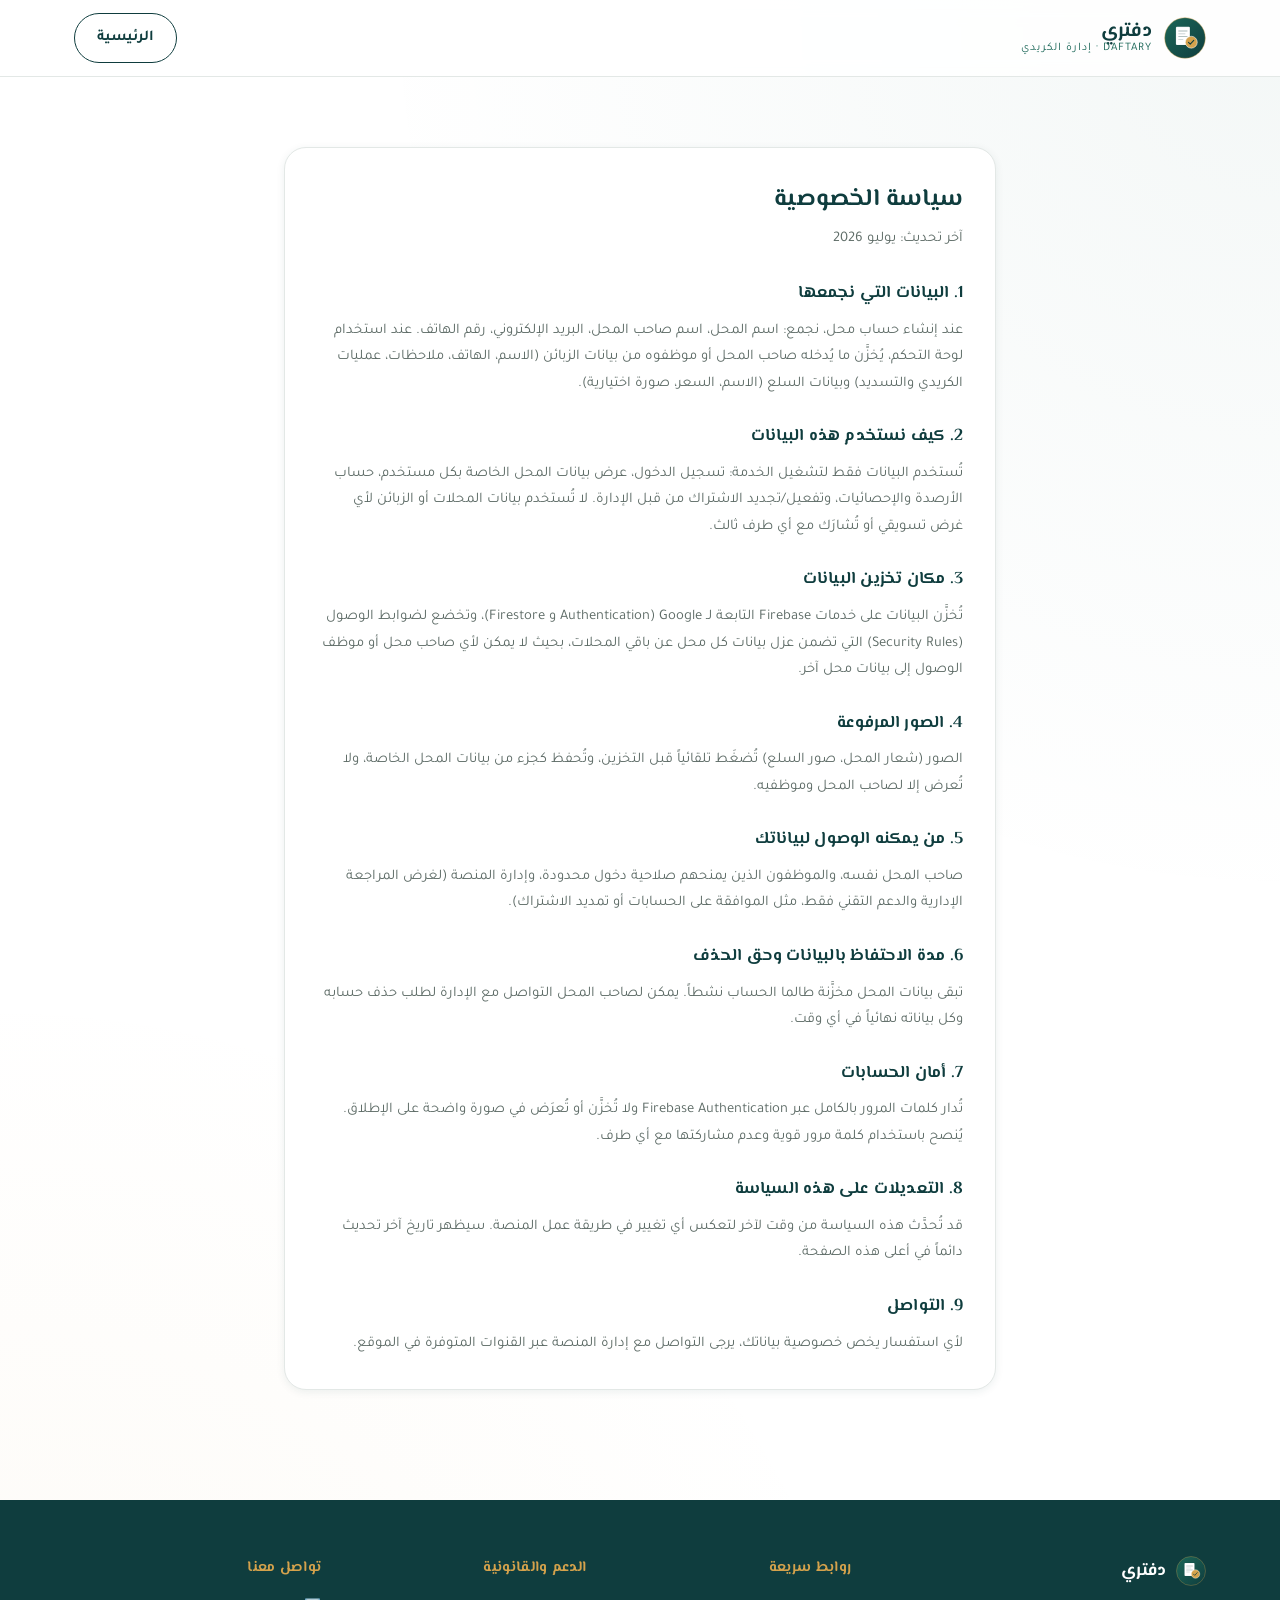
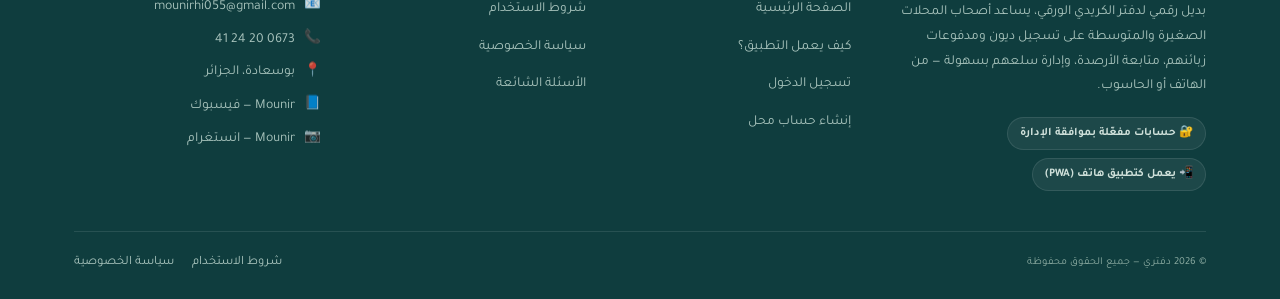
<file: privacy.html>
<!DOCTYPE html>
<html lang="ar" dir="rtl">
<head>
<meta charset="UTF-8">
<meta name="viewport" content="width=device-width, initial-scale=1.0, viewport-fit=cover">
<title>سياسة الخصوصية — دفتري</title>
<link rel="manifest" href="manifest.json">
<meta name="theme-color" content="#0F3D3E">
<link rel="apple-touch-icon" href="icons/icon-180.png">
<link rel="icon" href="icons/favicon-32.png">
<link rel="stylesheet" href="css/style.css">
</head>
<body>

<header class="site-header">
  <div class="container">
    <a href="index.html" class="brand">
      <img src="icons/logo.svg" alt="شعار دفتري">
      <div class="brand-text">
        <strong>دفتري</strong>
        <span>DAFTARY · إدارة الكريدي</span>
      </div>
    </a>
    <div class="nav-actions">
      <a href="index.html" class="btn btn-ghost">الرئيسية</a>
    </div>
  </div>
</header>

<section class="section">
  <div class="container" style="max-width:760px;">
    <div class="card card-pad legal-doc">
      <h1 style="margin-bottom:6px;">سياسة الخصوصية</h1>
      <p class="hint" style="margin-bottom:28px;">آخر تحديث: يوليو 2026</p>

      <h3>1. البيانات التي نجمعها</h3>
      <p>عند إنشاء حساب محل، نجمع: اسم المحل، اسم صاحب المحل، البريد الإلكتروني، رقم الهاتف. عند استخدام لوحة التحكم، يُخزَّن ما يُدخله صاحب المحل أو موظفوه من بيانات الزبائن (الاسم، الهاتف، ملاحظات، عمليات الكريدي والتسديد) وبيانات السلع (الاسم، السعر، صورة اختيارية).</p>

      <h3>2. كيف نستخدم هذه البيانات</h3>
      <p>تُستخدم البيانات فقط لتشغيل الخدمة: تسجيل الدخول، عرض بيانات المحل الخاصة بكل مستخدم، حساب الأرصدة والإحصائيات، وتفعيل/تجديد الاشتراك من قبل الإدارة. لا تُستخدم بيانات المحلات أو الزبائن لأي غرض تسويقي أو تُشارَك مع أي طرف ثالث.</p>

      <h3>3. مكان تخزين البيانات</h3>
      <p>تُخزَّن البيانات على خدمات Firebase التابعة لـ Google (Authentication و Firestore)، وتخضع لضوابط الوصول (Security Rules) التي تضمن عزل بيانات كل محل عن باقي المحلات، بحيث لا يمكن لأي صاحب محل أو موظف الوصول إلى بيانات محل آخر.</p>

      <h3>4. الصور المرفوعة</h3>
      <p>الصور (شعار المحل، صور السلع) تُضغَط تلقائياً قبل التخزين، وتُحفظ كجزء من بيانات المحل الخاصة، ولا تُعرض إلا لصاحب المحل وموظفيه.</p>

      <h3>5. من يمكنه الوصول لبياناتك</h3>
      <p>صاحب المحل نفسه، والموظفون الذين يمنحهم صلاحية دخول محدودة، وإدارة المنصة (لغرض المراجعة الإدارية والدعم التقني فقط، مثل الموافقة على الحسابات أو تمديد الاشتراك).</p>

      <h3>6. مدة الاحتفاظ بالبيانات وحق الحذف</h3>
      <p>تبقى بيانات المحل مخزَّنة طالما الحساب نشطاً. يمكن لصاحب المحل التواصل مع الإدارة لطلب حذف حسابه وكل بياناته نهائياً في أي وقت.</p>

      <h3>7. أمان الحسابات</h3>
      <p>تُدار كلمات المرور بالكامل عبر Firebase Authentication ولا تُخزَّن أو تُعرَض في صورة واضحة على الإطلاق. يُنصح باستخدام كلمة مرور قوية وعدم مشاركتها مع أي طرف.</p>

      <h3>8. التعديلات على هذه السياسة</h3>
      <p>قد تُحدَّث هذه السياسة من وقت لآخر لتعكس أي تغيير في طريقة عمل المنصة. سيظهر تاريخ آخر تحديث دائماً في أعلى هذه الصفحة.</p>

      <h3>9. التواصل</h3>
      <p>لأي استفسار يخص خصوصية بياناتك، يرجى التواصل مع إدارة المنصة عبر القنوات المتوفرة في الموقع.</p>
    </div>
  </div>
</section>

<footer class="site-footer">
  <div class="container">
    <div class="footer-grid">
      <div class="footer-about">
        <div class="foot-brand"><img src="icons/logo.svg" width="30" height="30" alt=""> دفتري</div>
        <p>بديل رقمي لدفتر الكريدي الورقي، يساعد أصحاب المحلات الصغيرة والمتوسطة على تسجيل ديون ومدفوعات زبائنهم، متابعة الأرصدة، وإدارة سلعهم بسهولة — من الهاتف أو الحاسوب.</p>
        <div class="footer-badges">
          <span>🔐 حسابات مفعّلة بموافقة الإدارة</span>
          <span>📲 يعمل كتطبيق هاتف (PWA)</span>
        </div>
      </div>
      <div class="footer-col">
        <h4>روابط سريعة</h4>
        <ul>
          <li><a href="index.html">الصفحة الرئيسية</a></li>
          <li><a href="index.html#how">كيف يعمل التطبيق؟</a></li>
          <li><a href="index.html#login">تسجيل الدخول</a></li>
          <li><a href="register.html">إنشاء حساب محل</a></li>
        </ul>
      </div>
      <div class="footer-col">
        <h4>الدعم والقانونية</h4>
        <ul>
          <li><a href="terms.html">شروط الاستخدام</a></li>
          <li><a href="privacy.html">سياسة الخصوصية</a></li>
          <li><a href="index.html#how">الأسئلة الشائعة</a></li>
        </ul>
      </div>
      <div class="footer-col">
        <h4>تواصل معنا</h4>
        <ul>
          <li class="contact-item"><span>📧</span><a href="mailto:mounirhi055@gmail.com">mounirhi055@gmail.com</a></li>
          <li class="contact-item"><span>📞</span><a href="tel:+213673202441">0673 20 24 41</a></li>
          <li class="contact-item"><span>📍</span><span>بوسعادة، الجزائر</span></li>
          <li class="contact-item"><span>📘</span><a href="https://facebook.com/Mounir" target="_blank" rel="noopener">Mounir — فيسبوك</a></li>
          <li class="contact-item"><span>📷</span><a href="https://instagram.com/Mounir" target="_blank" rel="noopener">Mounir — انستغرام</a></li>
        </ul>
      </div>
    </div>
    <div class="footer-bottom">
      <small>© 2026 دفتري — جميع الحقوق محفوظة</small>
      <div class="foot-legal-links">
        <a href="terms.html">شروط الاستخدام</a>
        <a href="privacy.html">سياسة الخصوصية</a>
      </div>
    </div>
  </div>
</footer>

</body>
</html>
</file>
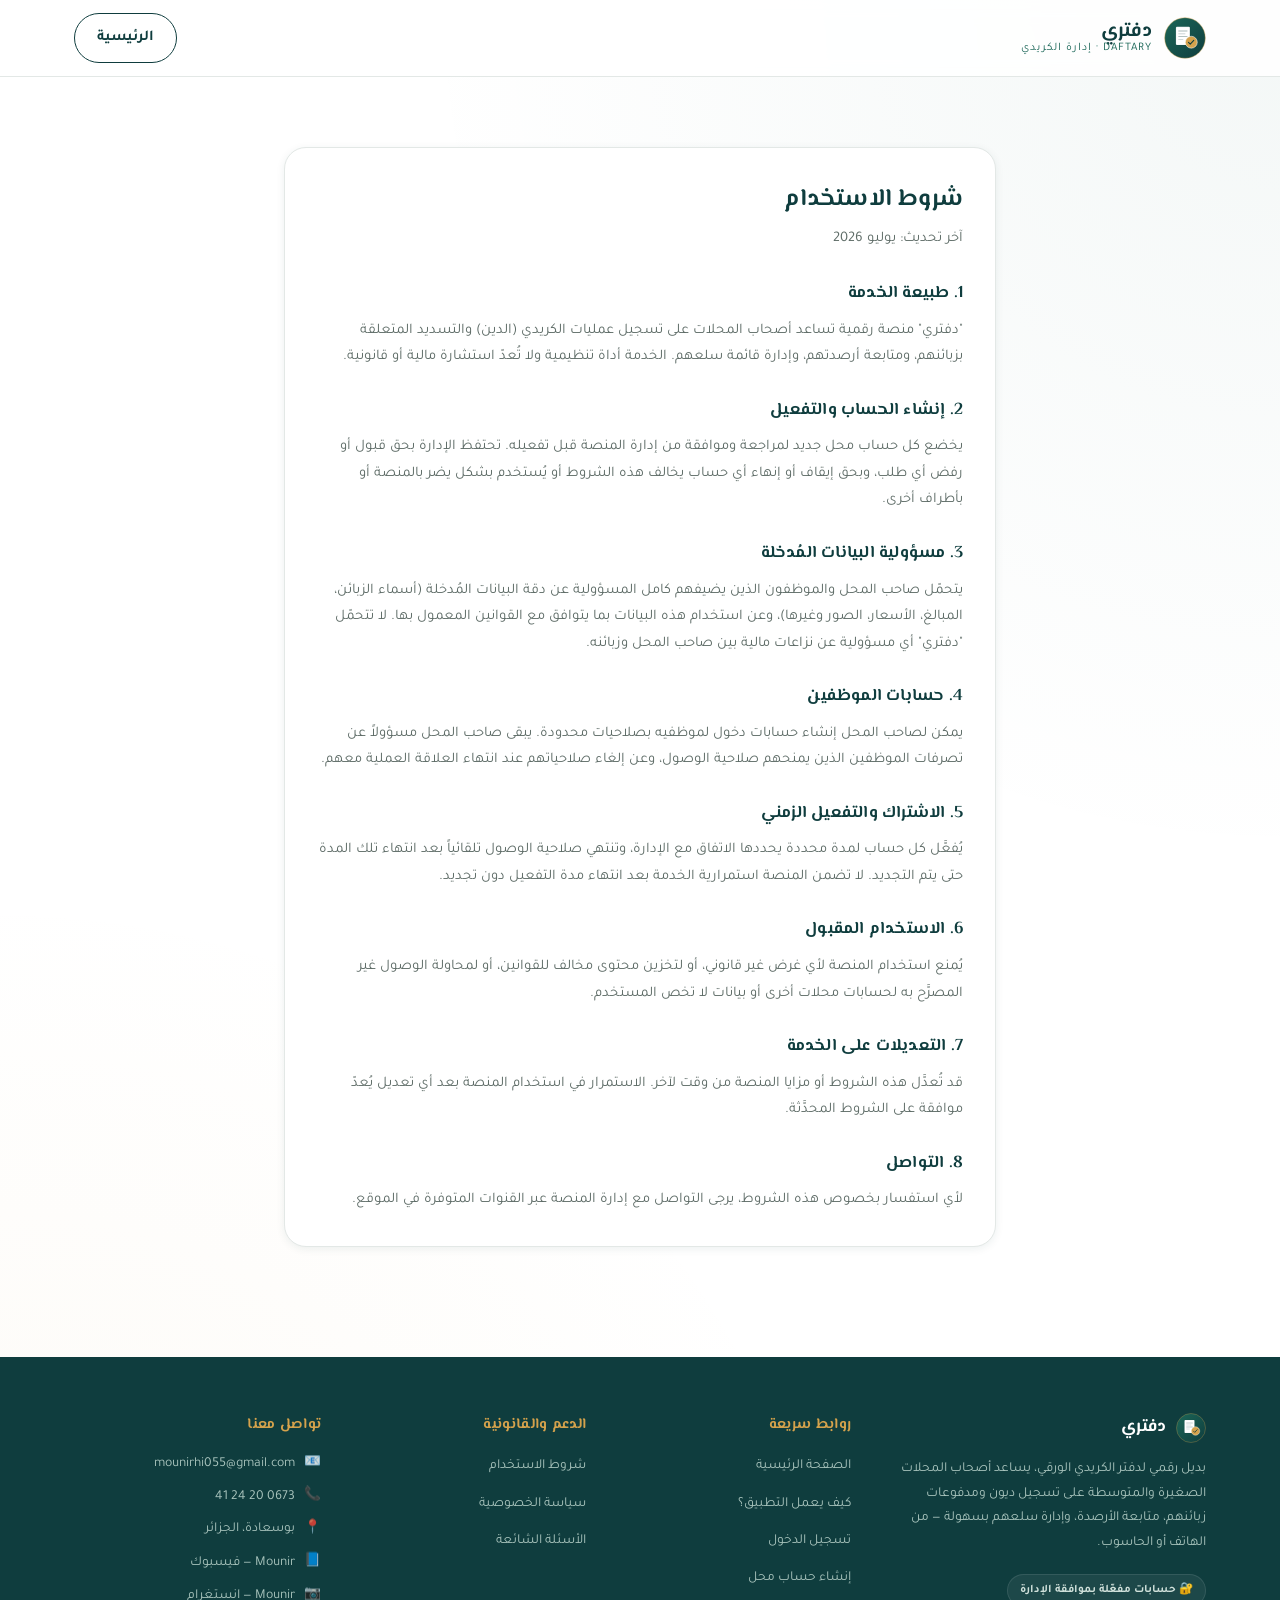
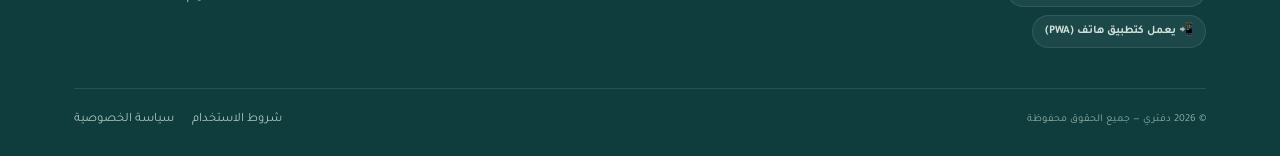
<file: terms.html>
<!DOCTYPE html>
<html lang="ar" dir="rtl">
<head>
<meta charset="UTF-8">
<meta name="viewport" content="width=device-width, initial-scale=1.0, viewport-fit=cover">
<title>شروط الاستخدام — دفتري</title>
<link rel="manifest" href="manifest.json">
<meta name="theme-color" content="#0F3D3E">
<link rel="apple-touch-icon" href="icons/icon-180.png">
<link rel="icon" href="icons/favicon-32.png">
<link rel="stylesheet" href="css/style.css">
</head>
<body>

<header class="site-header">
  <div class="container">
    <a href="index.html" class="brand">
      <img src="icons/logo.svg" alt="شعار دفتري">
      <div class="brand-text">
        <strong>دفتري</strong>
        <span>DAFTARY · إدارة الكريدي</span>
      </div>
    </a>
    <div class="nav-actions">
      <a href="index.html" class="btn btn-ghost">الرئيسية</a>
    </div>
  </div>
</header>

<section class="section">
  <div class="container" style="max-width:760px;">
    <div class="card card-pad legal-doc">
      <h1 style="margin-bottom:6px;">شروط الاستخدام</h1>
      <p class="hint" style="margin-bottom:28px;">آخر تحديث: يوليو 2026</p>

      <h3>1. طبيعة الخدمة</h3>
      <p>"دفتري" منصة رقمية تساعد أصحاب المحلات على تسجيل عمليات الكريدي (الدين) والتسديد المتعلقة بزبائنهم، ومتابعة أرصدتهم، وإدارة قائمة سلعهم. الخدمة أداة تنظيمية ولا تُعدّ استشارة مالية أو قانونية.</p>

      <h3>2. إنشاء الحساب والتفعيل</h3>
      <p>يخضع كل حساب محل جديد لمراجعة وموافقة من إدارة المنصة قبل تفعيله. تحتفظ الإدارة بحق قبول أو رفض أي طلب، وبحق إيقاف أو إنهاء أي حساب يخالف هذه الشروط أو يُستخدم بشكل يضر بالمنصة أو بأطراف أخرى.</p>

      <h3>3. مسؤولية البيانات المُدخلة</h3>
      <p>يتحمّل صاحب المحل والموظفون الذين يضيفهم كامل المسؤولية عن دقة البيانات المُدخلة (أسماء الزبائن، المبالغ، الأسعار، الصور وغيرها)، وعن استخدام هذه البيانات بما يتوافق مع القوانين المعمول بها. لا تتحمّل "دفتري" أي مسؤولية عن نزاعات مالية بين صاحب المحل وزبائنه.</p>

      <h3>4. حسابات الموظفين</h3>
      <p>يمكن لصاحب المحل إنشاء حسابات دخول لموظفيه بصلاحيات محدودة. يبقى صاحب المحل مسؤولاً عن تصرفات الموظفين الذين يمنحهم صلاحية الوصول، وعن إلغاء صلاحياتهم عند انتهاء العلاقة العملية معهم.</p>

      <h3>5. الاشتراك والتفعيل الزمني</h3>
      <p>يُفعَّل كل حساب لمدة محددة يحددها الاتفاق مع الإدارة، وتنتهي صلاحية الوصول تلقائياً بعد انتهاء تلك المدة حتى يتم التجديد. لا تضمن المنصة استمرارية الخدمة بعد انتهاء مدة التفعيل دون تجديد.</p>

      <h3>6. الاستخدام المقبول</h3>
      <p>يُمنع استخدام المنصة لأي غرض غير قانوني، أو لتخزين محتوى مخالف للقوانين، أو لمحاولة الوصول غير المصرَّح به لحسابات محلات أخرى أو بيانات لا تخص المستخدم.</p>

      <h3>7. التعديلات على الخدمة</h3>
      <p>قد تُعدَّل هذه الشروط أو مزايا المنصة من وقت لآخر. الاستمرار في استخدام المنصة بعد أي تعديل يُعدّ موافقة على الشروط المحدَّثة.</p>

      <h3>8. التواصل</h3>
      <p>لأي استفسار بخصوص هذه الشروط، يرجى التواصل مع إدارة المنصة عبر القنوات المتوفرة في الموقع.</p>
    </div>
  </div>
</section>

<footer class="site-footer">
  <div class="container">
    <div class="footer-grid">
      <div class="footer-about">
        <div class="foot-brand"><img src="icons/logo.svg" width="30" height="30" alt=""> دفتري</div>
        <p>بديل رقمي لدفتر الكريدي الورقي، يساعد أصحاب المحلات الصغيرة والمتوسطة على تسجيل ديون ومدفوعات زبائنهم، متابعة الأرصدة، وإدارة سلعهم بسهولة — من الهاتف أو الحاسوب.</p>
        <div class="footer-badges">
          <span>🔐 حسابات مفعّلة بموافقة الإدارة</span>
          <span>📲 يعمل كتطبيق هاتف (PWA)</span>
        </div>
      </div>
      <div class="footer-col">
        <h4>روابط سريعة</h4>
        <ul>
          <li><a href="index.html">الصفحة الرئيسية</a></li>
          <li><a href="index.html#how">كيف يعمل التطبيق؟</a></li>
          <li><a href="index.html#login">تسجيل الدخول</a></li>
          <li><a href="register.html">إنشاء حساب محل</a></li>
        </ul>
      </div>
      <div class="footer-col">
        <h4>الدعم والقانونية</h4>
        <ul>
          <li><a href="terms.html">شروط الاستخدام</a></li>
          <li><a href="privacy.html">سياسة الخصوصية</a></li>
          <li><a href="index.html#how">الأسئلة الشائعة</a></li>
        </ul>
      </div>
      <div class="footer-col">
        <h4>تواصل معنا</h4>
        <ul>
          <li class="contact-item"><span>📧</span><a href="mailto:mounirhi055@gmail.com">mounirhi055@gmail.com</a></li>
          <li class="contact-item"><span>📞</span><a href="tel:+213673202441">0673 20 24 41</a></li>
          <li class="contact-item"><span>📍</span><span>بوسعادة، الجزائر</span></li>
          <li class="contact-item"><span>📘</span><a href="https://facebook.com/Mounir" target="_blank" rel="noopener">Mounir — فيسبوك</a></li>
          <li class="contact-item"><span>📷</span><a href="https://instagram.com/Mounir" target="_blank" rel="noopener">Mounir — انستغرام</a></li>
        </ul>
      </div>
    </div>
    <div class="footer-bottom">
      <small>© 2026 دفتري — جميع الحقوق محفوظة</small>
      <div class="foot-legal-links">
        <a href="terms.html">شروط الاستخدام</a>
        <a href="privacy.html">سياسة الخصوصية</a>
      </div>
    </div>
  </div>
</footer>

</body>
</html>
</file>
<file: css/style.css>
@import url('https://fonts.googleapis.com/css2?family=El+Messiri:wght@500;600;700&family=Tajawal:wght@400;500;700;900&display=swap');

:root{
  /* التصميم اللوني الأصلي (تركوازي غامق + ذهبي)، لكن الخلفية بيضاء
     بدل الكريمية الأصلية بناءً على طلب المستخدم. */
  --ink:#12201F;
  --teal-900:#0F3D3E;
  --teal-700:#155352;
  --teal-500:#1C6758;
  --teal-100:#E4EEEB;
  --gold:#D4A24C;
  --gold-dark:#B8842F;
  --paper:#FFFFFF;
  --paper-2:#F7F9F8;
  --line:#E3E8E6;
  --red:#B54A3F;
  --green:#3E7D5A;
  --white:#FFFFFF;

  --font-display:'El Messiri', 'Tajawal', 'Segoe UI', Tahoma, Arial, sans-serif;
  --font-body:'Tajawal', 'Segoe UI', Tahoma, Arial, sans-serif;

  --radius-sm:8px;
  --radius-md:14px;
  --radius-lg:22px;

  --shadow-sm:0 2px 8px rgba(15,61,62,.08);
  --shadow-md:0 8px 24px rgba(15,61,62,.12);
  --shadow-lg:0 20px 48px rgba(15,61,62,.18);
}

*{box-sizing:border-box; margin:0; padding:0;}
html{scroll-behavior:smooth; overflow-x:hidden; width:100%;}
body{
  font-family:var(--font-body);
  background:var(--paper);
  color:var(--ink);
  direction:rtl;
  min-height:100vh;
  line-height:1.65;
  overflow-x:hidden;
  width:100%;
  background-image:
    radial-gradient(circle at 100% 0%, rgba(28,103,88,.05), transparent 40%),
    radial-gradient(circle at 0% 100%, rgba(212,163,74,.06), transparent 40%);
}
h1,h2,h3,h4{ font-family:var(--font-display); color:var(--teal-900); font-weight:700; letter-spacing:.2px;}
a{color:inherit; text-decoration:none;}
button{font-family:inherit; cursor:pointer;}
img,svg{display:block;}
ul{list-style:none;}
input,select,textarea{font-family:inherit;}

::selection{ background:var(--gold); color:var(--teal-900); }

:focus-visible{ outline:3px solid var(--gold); outline-offset:2px; border-radius:4px; }

.container{ max-width:1180px; margin:0 auto; padding:0 24px; }

.torn-divider{
  height:14px;
  background-image: radial-gradient(circle at 10px 0, transparent 8px, var(--paper) 9px);
  background-size: 20px 14px;
  background-repeat: repeat-x;
}

.site-header{
  position:sticky; top:0; z-index:50;
  background:rgba(255,255,255,.86);
  backdrop-filter:blur(10px);
  border-bottom:1px solid var(--line);
}
.site-header .container{
  display:flex; align-items:center; justify-content:space-between;
  height:76px; gap:10px;
}
.brand{ display:flex; align-items:center; gap:12px; }
.brand img{ width:42px; height:42px; }
.brand-text{ display:flex; flex-direction:column; line-height:1.1; }
.brand-text strong{ font-family:var(--font-display); font-size:1.25rem; color:var(--teal-900); }
.brand-text span{ font-size:.72rem; color:var(--teal-500); letter-spacing:1px; }

.nav-actions{ display:flex; align-items:center; gap:10px; }
.nav-actions-group{ display:flex; align-items:center; gap:10px; }

.btn{
  display:inline-flex; align-items:center; justify-content:center; gap:8px;
  padding:12px 22px; border-radius:999px; border:1.5px solid transparent;
  font-weight:700; font-size:.94rem; transition:.2s transform, .2s box-shadow, .2s background, .2s color;
  white-space:nowrap;
}
.btn:active{ transform:scale(.97); }
.btn-primary{ background:linear-gradient(135deg,var(--teal-700),var(--teal-900)); color:var(--paper); box-shadow:var(--shadow-sm); }
.btn-primary:hover{ background:linear-gradient(135deg,var(--teal-500),var(--teal-700)); box-shadow:var(--shadow-md); transform:translateY(-1px); }
.btn-gold{ background:linear-gradient(135deg,#E3B66A,var(--gold)); color:var(--teal-900); box-shadow:var(--shadow-sm); }
.btn-gold:hover{ background:linear-gradient(135deg,var(--gold),var(--gold-dark)); box-shadow:var(--shadow-md); transform:translateY(-1px); }
.btn-ghost{ background:transparent; border-color:var(--teal-900); color:var(--teal-900); }
.btn-ghost:hover{ background:var(--teal-100); }
.btn-danger{ background:var(--white); color:var(--red); border-color:var(--red); }
.btn-danger:hover{ background:var(--red); color:var(--white); }
.btn-danger-filled{ background:linear-gradient(135deg,#c0564a,var(--red)); color:var(--white); box-shadow:var(--shadow-sm); }
.btn-danger-filled:hover{ background:linear-gradient(135deg,var(--red),#8f3a30); box-shadow:var(--shadow-md); transform:translateY(-1px); }
.btn-sm{ padding:8px 16px; font-size:.82rem; }
.btn-block{ width:100%; }
.btn[disabled]{ opacity:.5; cursor:not-allowed; }
.btn-icon{ padding:0; width:40px; height:40px; flex-shrink:0; }
.btn-icon-label{ display:none; }

.btn-add{
  position:relative; overflow:hidden; padding-inline-end:24px; letter-spacing:.2px;
}
.btn-add-ic{
  display:inline-flex; align-items:center; justify-content:center;
  width:22px; height:22px; border-radius:50%; font-size:1rem; font-weight:800; line-height:1;
  background:rgba(255,255,255,.28); flex-shrink:0;
}
.btn-add-ic svg{ display:block; }
.btn-primary .btn-add-ic{ background:rgba(255,255,255,.18); }
.btn-gold .btn-add-ic{ background:rgba(15,61,62,.14); color:var(--teal-900); }
.btn-add::after{
  content:""; position:absolute; inset-block-start:0; inset-inline-start:-60%; width:45%; height:100%;
  background:linear-gradient(120deg, transparent, rgba(255,255,255,.35), transparent);
  transform:skewX(-20deg); transition:.5s ease-in-out; pointer-events:none;
}
.btn-add:hover::after{ inset-inline-start:130%; }
.btn-add:active{ transform:scale(.96); }

.card{
  background:var(--white);
  border:1px solid var(--line);
  border-radius:var(--radius-lg);
  box-shadow:var(--shadow-sm);
}
.card-pad{ padding:32px; }

.field{ margin-bottom:18px; }
.field label{ display:block; font-weight:700; font-size:.88rem; margin-bottom:8px; color:var(--teal-900); }
.field .hint{ font-size:.76rem; color:#8a8072; margin-top:6px; }

.visually-hidden{ position:absolute !important; width:1px !important; height:1px !important; padding:0; margin:-1px; overflow:hidden; clip:rect(0,0,0,0); white-space:nowrap; border:0; max-width:1px !important; }
select{ max-width:100%; }

/* --- Transaction modal: header --- */
.modal-tx{ max-width:480px; }
.modal-head-title{ display:flex; align-items:center; gap:12px; }
.modal-head-icon{
  width:42px; height:42px; border-radius:13px; flex-shrink:0; font-size:1.25rem;
  display:flex; align-items:center; justify-content:center;
  background:linear-gradient(150deg,var(--teal-700),var(--teal-900)); box-shadow:var(--shadow-sm);
}
.modal-head-sub{ font-size:.78rem; color:#8a8072; font-weight:500; margin-top:2px; }

/* --- Search combobox --- */
.tx-search-combo{ position:relative; }
.tx-search-icon{ position:absolute; inset-inline-start:16px; top:50%; transform:translateY(-50%); font-size:.9rem; opacity:.55; pointer-events:none; }
.tx-search-input{ padding-inline-start:42px !important; }
.tx-search-results, .table-card, .sidebar, .custom-select-panel{
  scrollbar-width:thin; scrollbar-color:var(--gold) transparent;
}
.tx-search-results::-webkit-scrollbar, .table-card::-webkit-scrollbar,
.sidebar::-webkit-scrollbar, .custom-select-panel::-webkit-scrollbar{
  width:6px; height:6px;
}
.tx-search-results::-webkit-scrollbar-track, .table-card::-webkit-scrollbar-track,
.sidebar::-webkit-scrollbar-track, .custom-select-panel::-webkit-scrollbar-track{
  background:transparent;
}
.tx-search-results::-webkit-scrollbar-thumb, .table-card::-webkit-scrollbar-thumb,
.sidebar::-webkit-scrollbar-thumb, .custom-select-panel::-webkit-scrollbar-thumb{
  background:var(--gold); border-radius:999px;
}
.tx-search-results::-webkit-scrollbar-thumb:hover, .table-card::-webkit-scrollbar-thumb:hover,
.sidebar::-webkit-scrollbar-thumb:hover, .custom-select-panel::-webkit-scrollbar-thumb:hover{
  background:var(--gold-dark);
}
/* المودال تحديداً: شريط تمرير افتراضي غير مخصَّص — بعض متصفحات أندرويد
   لا تدعم scrollbar-width:thin بشكل صحيح وتُخرج شريطاً عريضاً بلون صلب
   بدل خيط رفيع، فالأسلم تركه بمظهره الافتراضي. */
.modal{ scrollbar-width:auto; }
/* الشريط الجانبي غامق الخلفية، فنستخدم لوناً فاتحاً شفافاً بدل الذهبي ليبقى مقروءاً بوضوح */
.sidebar{ scrollbar-color:rgba(255,255,255,.35) transparent; }
.sidebar::-webkit-scrollbar-thumb{ background:rgba(255,255,255,.28); }
.sidebar::-webkit-scrollbar-thumb:hover{ background:rgba(255,255,255,.45); }

.tx-search-results{
  position:absolute; inset-inline:0; top:calc(100% + 6px); z-index:20;
  background:var(--white); border:1px solid var(--line); border-radius:14px;
  box-shadow:var(--shadow-md); max-height:260px; overflow-y:auto; padding:6px;
}
.tx-search-item{
  display:flex; align-items:center; justify-content:space-between; gap:10px;
  padding:10px 10px; cursor:pointer; font-size:.88rem; border-radius:10px; transition:.12s background;
}
.tx-search-item:hover, .tx-search-item:active{ background:var(--teal-100); }
.tsi-name{ font-weight:600; color:var(--teal-900); }
.tsi-price{ color:var(--gold-dark); font-size:.8rem; font-weight:700; white-space:nowrap; font-family:var(--font-display); }
.tsi-stock{ font-size:.68rem; font-weight:800; padding:1px 7px; border-radius:999px; margin-inline-start:4px; }
.tsi-stock.low{ background:#FBF1DC; color:var(--gold-dark); }
.tsi-stock.out{ background:#FBEAE7; color:var(--red); }
.tx-search-empty{ padding:16px 12px; text-align:center; color:#8a8072; font-size:.85rem; }

/* --- Selected product bar --- */
.tx-selected-bar{
  display:flex; align-items:center; justify-content:space-between; gap:14px; margin-top:10px; padding:14px 16px;
  background:linear-gradient(155deg,var(--paper-2),#F0F5F3); border:1px solid #DCE9E5;
  border-radius:16px; flex-wrap:wrap; box-shadow:var(--shadow-sm);
}
.tsb-head{ display:flex; align-items:center; gap:10px; flex:1; min-width:0; }
.tsb-icon{
  width:38px; height:38px; border-radius:50%; flex-shrink:0;
  background:linear-gradient(150deg,var(--gold),var(--gold-dark)); color:var(--teal-900);
  display:flex; align-items:center; justify-content:center; box-shadow:var(--shadow-sm);
}
.tsb-icon svg{ width:19px; height:19px; }
.tsb-info{ display:flex; flex-direction:column; gap:3px; min-width:0; flex:1; }
.tsb-info strong{ font-weight:700; color:var(--teal-900); font-size:.9rem; overflow:hidden; text-overflow:ellipsis; white-space:nowrap; min-width:0; max-width:100%; }
.tsb-price{
  align-self:flex-start; font-family:var(--font-display); font-weight:800; font-size:.8rem; color:var(--gold-dark);
  background:rgba(255,255,255,.65); padding:1px 9px; border-radius:999px;
}
.tsb-stock-hint{ font-size:.72rem; color:#7A8074; margin-top:1px; }
.tsb-stock-hint.warn{ color:var(--red); font-weight:700; }
.tsb-controls{ display:flex; align-items:center; gap:10px; flex-shrink:0; }
.tx-qty-stepper{
  display:flex; align-items:center; gap:2px; background:var(--white); border-radius:999px;
  border:1px solid var(--line); padding:3px;
}
.tx-qty-stepper .input{
  width:38px; text-align:center; padding:5px 2px; font-weight:700; border:none; background:transparent;
}
.tx-qty-btn{
  width:28px; height:28px; flex-shrink:0; border-radius:50%; border:none;
  background:var(--teal-100); color:var(--teal-700); font-size:1rem; font-weight:700;
  cursor:pointer; display:flex; align-items:center; justify-content:center; transition:.12s;
}
.tx-qty-btn:hover{ background:var(--teal-700); color:var(--white); }
.tx-qty-btn:active{ transform:scale(.9); }
.tx-add-btn{ flex-shrink:0; }

@media (max-width:480px){
  .tx-selected-bar{ flex-direction:column; align-items:stretch; padding:14px; }
  .tsb-head{ width:100%; }
  .tsb-controls{ justify-content:space-between; }
  .tx-add-btn{ flex:1; justify-content:center; }
}

/* --- Receipt-style cart --- */
.tx-receipt{ margin-top:14px; }
.tx-cart-list{ list-style:none; margin:0; padding:0; display:flex; flex-direction:column; gap:2px; }
.tx-cart-list li{
  display:flex; align-items:baseline; gap:6px; padding:7px 2px; font-size:.86rem;
  border-bottom:1px dashed var(--line);
}
.tx-cart-list li:first-child{ border-top:1px dashed var(--line); }
.tci-qty{ color:var(--gold-dark); font-weight:800; font-size:.78rem; flex-shrink:0; font-family:var(--font-display); }
.tci-name{ color:var(--ink); font-weight:600; white-space:nowrap; overflow:hidden; text-overflow:ellipsis; max-width:50%; }
.tci-leader{ flex:1; border-bottom:1px dotted #D4DBD8; margin:0 4px; transform:translateY(-3px); min-width:12px; }
.tci-price-wrap{ display:flex; align-items:center; gap:5px; flex-shrink:0; }
.tci-price-input{
  width:64px; text-align:center; font-weight:700; color:var(--teal-900); font-family:var(--font-display);
  border:1.5px solid var(--line); border-radius:8px; background:var(--white); padding:4px 4px;
  font-size:.86rem; transition:.15s border-color, .15s background;
  -moz-appearance:textfield;
}
.tci-price-input::-webkit-outer-spin-button, .tci-price-input::-webkit-inner-spin-button{
  -webkit-appearance:none; margin:0;
}
.tci-price-input:focus{ outline:none; border-color:var(--teal-500); background:var(--teal-100); }
.tci-price-suffix{ font-size:.7rem; color:#a49b8b; flex-shrink:0; }
.tci-remove{
  background:none; border:none; color:#c0392b; cursor:pointer; font-size:.85rem; line-height:1;
  padding:2px 4px; flex-shrink:0; opacity:.55; transition:.12s opacity;
}
.tci-remove:hover{ opacity:1; }
.tx-receipt-tear{
  height:1px; margin:10px 0; background-image:repeating-linear-gradient(90deg, var(--line) 0 6px, transparent 6px 12px);
}
.tx-cart-total{
  font-weight:800; color:var(--teal-900); text-align:end; font-family:var(--font-display);
  font-size:1.02rem; letter-spacing:.2px;
}

/* --- Amount field with currency suffix --- */
.tx-amount-wrap{ position:relative; }
.tx-amount-wrap .input{ padding-inline-end:52px; }
.tx-amount-suffix{
  position:absolute; inset-inline-end:14px; top:50%; transform:translateY(-50%);
  font-size:.78rem; font-weight:700; color:#8a8072; background:var(--paper-2);
  padding:3px 8px; border-radius:999px; pointer-events:none;
}

@media (max-width:480px){
  .tx-search-results{ max-height:45vh; }
  .tci-name{ max-width:32%; }
  .tci-price-input{ width:54px; font-size:.8rem; padding:4px 2px; }
  .modal{ padding:18px; border-radius:16px; }
  .modal-head h3{ font-size:1.02rem; }
  .modal-head-icon{ width:38px; height:38px; font-size:1.1rem; }
}
.input, select.input, textarea.input{
  width:100%; padding:13px 16px; border-radius:var(--radius-sm);
  border:1.5px solid var(--line); background:var(--paper);
  font-size:.95rem; color:var(--ink); transition:.15s border-color, .15s background;
}
.input:focus{ border-color:var(--teal-500); background:var(--white); outline:none; }
.input-group{ position:relative; }
.input-icon{ position:absolute; inset-inline-start:14px; top:50%; transform:translateY(-50%); opacity:.5; font-size:1rem; }
.input-group .input{ padding-inline-start:40px; }

.hero{ padding:64px 0 40px; }
.hero-grid{ display:grid; grid-template-columns:1.1fr .9fr; gap:56px; align-items:center; }
.eyebrow{
  display:inline-flex; align-items:center; gap:8px;
  background:var(--teal-100); color:var(--teal-700);
  padding:7px 16px; border-radius:999px; font-size:.78rem; font-weight:700; margin-bottom:20px;
}
.eyebrow .dot{ width:7px; height:7px; border-radius:50%; background:var(--gold); }
.hero h1{ font-size:clamp(2.1rem, 4vw, 3.1rem); line-height:1.25; margin-bottom:18px; }
.hero h1 em{ font-style:normal; color:var(--gold-dark); position:relative; }
.hero p.lead{ font-size:1.08rem; color:#4b5b56; max-width:560px; margin-bottom:28px; }
.hero-actions{ display:flex; gap:14px; flex-wrap:wrap; }

.ledger-mock{
  background:var(--white); border-radius:var(--radius-lg); border:1px solid var(--line);
  box-shadow:var(--shadow-lg); padding:26px; position:relative;
  transform:rotate(-1.2deg);
}
.ledger-mock::before{
  content:''; position:absolute; inset-inline-start:0; top:14px; bottom:14px; width:3px;
  background:repeating-linear-gradient(var(--gold), var(--gold) 6px, transparent 6px, transparent 12px);
  border-radius:3px;
}
.ledger-mock .lm-head{ display:flex; justify-content:space-between; align-items:center; margin-bottom:18px; padding-inline-start:16px;}
.ledger-mock .lm-head strong{ font-family:var(--font-display); color:var(--teal-900); font-size:1.05rem;}
.badge{ font-size:.7rem; font-weight:700; padding:4px 10px; border-radius:999px; }
.badge-green{ background:#E4F1E9; color:var(--green); }
.badge-red{ background:#FBEAE7; color:var(--red); }
.badge-purple{ background:#EDE6F2; color:#8067A0; }
.badge-gold{ background:#FBF1DC; color:var(--gold-dark); }
.badge-gray{ background:#F5F8F7; color:#8a8072; }
.tx-type-badge{ display:inline-flex; align-items:center; gap:4px; font-size:.76rem; font-weight:700; padding:4px 10px; border-radius:999px; white-space:nowrap; }
#salesLogTable tbody tr{ cursor:pointer; }
#salesLogTable tbody tr:hover{ background:#FFFFFF; }
.sl-note-cell{ max-width:220px; overflow:hidden; text-overflow:ellipsis; white-space:nowrap; color:#7a8580; font-size:.85rem; }
.lm-row{ display:flex; justify-content:space-between; align-items:center; padding:12px 0 12px 16px; border-top:1px dashed var(--line); font-size:.88rem;}
.lm-row:first-of-type{ border-top:none; }
.lm-name{ font-weight:700; }
.lm-sub{ font-size:.74rem; color:#8a8072; }
.lm-amount{ font-weight:800; font-family:var(--font-display); }

.section{ padding:70px 0; }
.section-head{ text-align:center; max-width:640px; margin:0 auto 46px; }
.section-head h2{ font-size:clamp(1.6rem,3vw,2.3rem); margin-bottom:12px; }
.section-head p{ color:#5d6b66; }

.features-grid{ display:grid; grid-template-columns:repeat(3,1fr); gap:22px; }
.feature-card{ background:var(--white); border:1px solid var(--line); border-radius:var(--radius-md); padding:26px; transition:.2s transform,.2s box-shadow; }
.feature-card:hover{ transform:translateY(-4px); box-shadow:var(--shadow-md); }
.feature-icon{ width:48px; height:48px; border-radius:12px; background:var(--teal-100); display:flex; align-items:center; justify-content:center; font-size:1.4rem; margin-bottom:16px; }
.feature-card h3{ font-size:1.05rem; margin-bottom:8px; }
.feature-card p{ font-size:.88rem; color:#5d6b66; }

.steps{ display:grid; grid-template-columns:repeat(3,1fr); gap:0; counter-reset:step; position:relative;}
.step{ position:relative; padding:0 20px; text-align:center; }
.step .num{
  width:52px; height:52px; border-radius:50%; background:var(--teal-900); color:var(--gold);
  display:flex; align-items:center; justify-content:center; font-family:var(--font-display);
  font-size:1.3rem; margin:0 auto 16px; box-shadow:var(--shadow-md);
}
.step h4{ margin-bottom:8px; font-size:1rem; }
.step p{ font-size:.85rem; color:#5d6b66; }

.site-footer{ background:var(--teal-900); color:#cfe0da; padding:56px 0 0; margin-top:40px; }
.footer-grid{
  display:grid; grid-template-columns:1.4fr 1fr 1fr 1.1fr; gap:40px;
  padding-bottom:40px; border-bottom:1px solid rgba(255,255,255,.1);
}
.footer-about p{ font-size:.86rem; line-height:1.8; color:#a9c4bd; margin:14px 0 18px; max-width:320px; }
.footer-about .foot-brand{ margin-bottom:4px; }
.footer-badges{ display:flex; gap:8px; flex-wrap:wrap; }
.footer-badges span{
  display:inline-flex; align-items:center; gap:6px; font-size:.72rem; font-weight:700;
  background:rgba(255,255,255,.06); color:#cfe0da; padding:6px 12px; border-radius:999px;
  border:1px solid rgba(255,255,255,.1);
}
.footer-col h4{
  color:var(--gold); font-family:var(--font-display); font-size:.92rem; font-weight:700;
  margin-bottom:16px; letter-spacing:.3px;
}
.footer-col ul{ display:flex; flex-direction:column; gap:11px; }
.footer-col a{ font-size:.86rem; color:#a9c4bd; transition:.15s color; }
.footer-col a:hover{ color:var(--gold); }
.footer-col .contact-item{ display:flex; align-items:flex-start; gap:9px; font-size:.85rem; color:#a9c4bd; line-height:1.6; }
.footer-col .contact-item span:first-child{ opacity:.8; flex-shrink:0; }
.foot-brand{ display:flex; align-items:center; gap:10px; color:var(--white); font-family:var(--font-display); font-weight:700; font-size:1.1rem; }
.footer-bottom{
  display:flex; justify-content:space-between; align-items:center; flex-wrap:wrap; gap:12px;
  padding:20px 0 26px; font-size:.8rem; color:#8faea4;
}
.footer-bottom .foot-legal-links{ display:flex; gap:18px; flex-wrap:wrap; }
.footer-bottom .foot-legal-links a{ color:#a9c4bd; }
.footer-bottom .foot-legal-links a:hover{ color:var(--gold); }

@media (max-width:980px){
  .footer-grid{ grid-template-columns:1fr 1fr; gap:32px; }
}
@media (max-width:640px){
  .footer-grid{ grid-template-columns:1fr; gap:28px; }
  .footer-bottom{ flex-direction:column; align-items:flex-start; }
}

.auth-wrap{
  min-height:calc(100vh - 76px); display:flex; align-items:center; justify-content:center; padding:40px 16px;
}
.auth-card{ width:100%; max-width:440px; }
.auth-head{ text-align:center; margin-bottom:26px; }
.auth-head .logo-badge{
  width:64px; height:64px; margin:0 auto 14px; border-radius:50%;
  box-shadow:0 0 0 6px rgba(15,61,62,.06), var(--shadow-sm);
}
.auth-head p{ color:#6b756f; font-size:.88rem; margin-top:6px;}
.auth-link-muted{
  color:#8a8072; font-weight:600; font-size:.85rem; transition:.15s color;
}
.auth-link-muted:hover{ color:var(--teal-700); }
.auth-signup-box{
  margin-top:20px; padding-top:18px; border-top:1px dashed var(--line);
  text-align:center; font-size:.88rem; color:#6b756f;
}
.auth-link-strong{ color:var(--teal-700); font-weight:800; transition:.15s color; }
.auth-link-strong:hover{ color:var(--teal-900); text-decoration:underline; }
.divider-or{ display:flex; align-items:center; gap:12px; margin:20px 0; color:#a49b8b; font-size:.78rem; }
.divider-or::before,.divider-or::after{ content:''; flex:1; height:1px; background:var(--line); }

.alert{ padding:14px 16px; border-radius:var(--radius-sm); font-size:.86rem; margin-bottom:18px; display:flex; gap:10px; align-items:flex-start; }
.alert-ic{ font-size:1.25rem; line-height:1.3; flex-shrink:0; }
.alert-body{ display:flex; flex-direction:column; gap:4px; min-width:0; }
.alert-body strong{ font-weight:800; line-height:1.6; }
.alert-body p{ margin:0; font-weight:500; line-height:1.7; opacity:.88; }
.alert-info{ background:#EAF2FE; color:#1D4F91; }
.alert-warn{ background:#FBF1DC; color:var(--gold-dark); }
.alert-error{ background:#FBEAE7; color:var(--red); }
.alert-success{ background:#E4F1E9; color:var(--green); }

.app-shell{ display:flex; min-height:100vh; }
.sidebar{
  width:272px; background:linear-gradient(180deg,#0F3D3E 0%,#0C3132 100%); color:#d8e8e2; flex-shrink:0;
  display:flex; flex-direction:column; padding:22px 16px; position:sticky; top:0; height:100vh;
}
.sidebar-close{
  display:none; align-items:center; justify-content:center;
  width:34px; height:34px; border-radius:50%; border:1px solid rgba(255,255,255,.14);
  background:rgba(255,255,255,.05); color:#d8e8e2; font-size:1rem; margin-bottom:14px; align-self:flex-start;
  transition:.15s background, .15s transform, .15s border-color;
}
.sidebar-close:hover{ background:rgba(255,255,255,.14); border-color:rgba(255,255,255,.28); }
.sidebar-close:active{ transform:scale(.92); }
.sidebar .brand{
  margin-bottom:22px; padding:6px 8px 20px; gap:12px;
  border-bottom:1px solid rgba(255,255,255,.09);
}
.sidebar .brand strong{ color:var(--paper); }
.sidebar .brand span{ color:var(--gold); }
.side-nav-label{
  font-size:.68rem; font-weight:700; letter-spacing:.5px; color:#6f938c;
  padding:0 12px; margin-bottom:8px; text-transform:uppercase;
}
.side-nav{ display:flex; flex-direction:column; gap:4px; flex:1; }
.side-link{
  position:relative;
  display:flex; align-items:center; gap:12px; padding:11px 12px; border-radius:13px;
  color:#b7cbc3; font-weight:600; font-size:.9rem; transition:.16s background,.16s color;
}
.side-link:hover{ background:rgba(255,255,255,.07); color:var(--paper); }
.side-link:active{ transform:scale(.98); }
.side-link.active{
  background:linear-gradient(90deg, rgba(212,163,74,.18), rgba(212,163,74,.08));
  color:var(--gold); font-weight:700;
}
.side-link.active::before{
  content:""; position:absolute; top:6px; bottom:6px; right:0; width:3px;
  border-radius:3px; background:var(--gold); box-shadow:0 0 8px rgba(212,163,74,.5);
}
.side-link .ic{
  display:flex; align-items:center; justify-content:center;
  width:32px; height:32px; border-radius:10px; flex-shrink:0;
  font-size:1rem; background:rgba(255,255,255,.07); transition:.16s background;
}
.side-link.active .ic{ background:rgba(212,163,74,.24); }
.side-link:hover .ic{ background:rgba(255,255,255,.12); }
.side-link .side-badge{
  margin-inline-start:auto; font-size:.68rem; font-weight:800; min-width:20px; height:20px;
  padding:0 6px; border-radius:999px; background:var(--gold); color:var(--teal-900);
  display:flex; align-items:center; justify-content:center;
}
.side-foot{ border-top:1px solid rgba(255,255,255,.09); padding-top:14px; margin-top:14px; }
.btn-logout{
  background:rgba(181,74,63,.14); color:#FFC7BC; border:1.5px solid rgba(181,74,63,.45);
  margin-top:12px; gap:8px; font-weight:700;
}
.btn-logout .btn-add-ic{ background:rgba(181,74,63,.3); color:#FFC7BC; }
.btn-logout:hover{ background:var(--red); color:var(--white); border-color:var(--red); box-shadow:0 4px 14px rgba(181,74,63,.35); }
.btn-logout:hover .btn-add-ic{ background:rgba(255,255,255,.22); color:var(--white); }
.user-chip{
  display:flex; align-items:center; gap:10px; padding:10px;
  background:rgba(255,255,255,.05); border-radius:12px;
}
.user-avatar{ width:38px; height:38px; border-radius:50%; background:var(--gold); color:var(--teal-900); display:flex; align-items:center; justify-content:center; font-weight:800; font-family:var(--font-display); flex-shrink:0;}
.user-meta{ line-height:1.25; overflow:hidden; }
.user-meta strong{ display:block; font-size:.86rem; color:var(--paper); white-space:nowrap; overflow:hidden; text-overflow:ellipsis;}
.user-meta span{ font-size:.72rem; color:#8faea4; opacity:.85; }

.main-area{ flex:1; min-width:0; }
.topbar{
  height:76px; display:flex; align-items:center; justify-content:space-between;
  padding:0 32px; background:rgba(255,255,255,.9); backdrop-filter:blur(8px);
  border-bottom:1px solid var(--line); position:sticky; top:0; z-index:20;
}
.topbar h1{ font-size:1.3rem; }
.page-pad{ padding:28px 32px 60px; max-width:1280px; }

.stats-grid{ display:grid; grid-template-columns:repeat(4,1fr); gap:18px; margin-bottom:28px; }
.stats-grid-2{ grid-template-columns:repeat(2,1fr); max-width:480px; }
.stat-card{
  background:var(--white); border:1px solid var(--line); border-radius:var(--radius-md); padding:20px;
  transition:.18s box-shadow,.18s transform; position:relative; overflow:hidden;
}
.stat-card::before{
  content:""; position:absolute; inset-inline:0; top:0; height:3px; background:var(--teal-500); opacity:.7;
}
.stat-card.red::before{ background:var(--red); }
.stat-card.green::before{ background:var(--green); }
.stat-card.gold::before{ background:var(--gold); }
.stat-card:hover{ box-shadow:var(--shadow-md); transform:translateY(-3px); }
.stat-card .stat-icon{
  width:38px; height:38px; border-radius:11px; background:var(--paper-2);
  display:flex; align-items:center; justify-content:center; font-size:1.05rem; margin-bottom:14px;
}
.stat-card.red .stat-icon{ background:#FBEAE7; }
.stat-card.green .stat-icon{ background:#E4F1E9; }
.stat-card.gold .stat-icon{ background:#FBF1DC; }
.stat-card .stat-label{ font-size:.8rem; color:#7a8580; font-weight:700; margin-bottom:8px;}
.stat-card .stat-value{ font-family:var(--font-display); font-size:1.55rem; color:var(--teal-900); font-weight:700; }
.stat-card.gold .stat-value{ color:var(--gold-dark); }
.stat-card.red .stat-value{ color:var(--red); }
.stat-card.green .stat-value{ color:var(--green); }

.toolbar{ display:flex; justify-content:space-between; align-items:center; gap:14px; margin-bottom:20px; flex-wrap:wrap; }
.search-box{ position:relative; flex:1; max-width:340px; min-width:200px; }
.toolbar .custom-select{ flex:0 1 auto; width:170px; max-width:170px; }

.table-card{ background:var(--white); border:1px solid var(--line); border-radius:var(--radius-lg); overflow-x:auto; -webkit-overflow-scrolling:touch; }
table{ width:100%; border-collapse:collapse; }
thead th{ text-align:right; padding:14px 20px; background:var(--paper-2); font-size:.78rem; color:#6b756f; font-weight:700; border-bottom:1px solid var(--line); white-space:nowrap; }
tbody td{ padding:16px 20px; border-bottom:1px solid var(--line); font-size:.9rem; vertical-align:middle; }
tbody tr:last-child td{ border-bottom:none; }
tbody tr{ transition:.15s background; cursor:pointer; }
tbody tr:hover{ background:var(--paper-2); }
tbody tr:active{ background:var(--teal-100); }
.row-actions{ display:flex; gap:8px; justify-content:flex-end; }
.col-actions{ width:44px; }
.col-email-inline{ display:none; }
.icon-btn{
  width:34px; height:34px; border-radius:10px; border:1px solid var(--line); background:var(--white);
  display:flex; align-items:center; justify-content:center; font-size:.9rem; color:#7a8580;
  transition:.15s background, .15s border-color, .15s color, .15s transform;
}
.icon-btn svg{ display:block; }
.icon-btn:hover{ background:var(--paper-2); }
.icon-btn:active{ transform:scale(.93); }
.icon-btn-danger{ color:var(--red); }
.icon-btn-danger:hover{ background:#FBEAE7; border-color:#F3C7BF; }
.icon-btn-primary{ color:var(--teal-700); }
.icon-btn-primary:hover{ background:var(--teal-100); border-color:var(--teal-500); }
.customer-name-cell{ display:flex; align-items:center; gap:12px; }
.avatar-sm{
  width:38px; height:38px; border-radius:50%; background:linear-gradient(135deg,var(--teal-100),#dceae4);
  color:var(--teal-700); display:flex; align-items:center; justify-content:center; font-weight:800;
  font-family:var(--font-display); flex-shrink:0; font-size:.86rem; box-shadow:inset 0 0 0 1px rgba(15,61,62,.08);
}
.balance{ font-family:var(--font-display); font-weight:700; padding:5px 12px; border-radius:999px; font-size:.85rem; display:inline-block; }
.trust-dot{ display:inline-block; width:9px; height:9px; border-radius:50%; flex-shrink:0; }
.trust-dot.trust-trusted{ background:var(--green); }
.trust-dot.trust-medium{ background:var(--gold); }
.trust-dot.trust-risky{ background:var(--red); }
.balance.due{ color:var(--red); background:rgba(192,57,43,.08); }
.balance.clear{ color:var(--green); background:rgba(62,125,90,.08); }
.balance.writeoff{ color:#8067A0; background:rgba(128,103,160,.1); }

.empty-state{ text-align:center; padding:70px 20px; color:#8a8072; }
.load-more-wrap{ display:flex; justify-content:center; gap:10px; margin-top:16px; flex-wrap:wrap; }
.btn-load-more{
  display:inline-flex; align-items:center; gap:8px;
  background:var(--white); border:1.5px solid var(--line); color:var(--teal-800);
  padding:10px 20px; border-radius:999px; font-weight:700; font-size:.85rem;
  transition:.16s background, .16s border-color, .16s transform, .16s box-shadow;
}
.btn-load-more:hover{ background:var(--teal-100); border-color:var(--teal-500); box-shadow:var(--shadow-sm); }
.btn-load-more:active{ transform:scale(.96); }
.btn-load-more .lm-count{
  background:var(--teal-700); color:var(--paper); font-size:.72rem; font-weight:800;
  padding:2px 9px; border-radius:999px; line-height:1.5;
}
.btn-load-more.less{ color:#8a8072; border-color:var(--line); }
.btn-load-more.less .lm-count{ display:none; }
.btn-load-more.less:hover{ background:var(--paper-2); border-color:#DCE6E3; }
@media (max-width:480px){
  .load-more-wrap{ flex-direction:column; align-items:stretch; }
  .btn-load-more{ justify-content:center; }
}
.empty-state .ic{ font-size:2.6rem; margin-bottom:14px; }
.empty-state h3{ margin-bottom:8px; color:var(--teal-900); }

.cd-head-card{
  padding:26px; margin-bottom:22px; position:relative; overflow:hidden;
}
.cd-head-card::before{
  content:""; position:absolute; inset-inline:0; top:0; height:4px;
  background:linear-gradient(90deg,var(--teal-700),var(--gold));
}
.cd-head{ display:flex; justify-content:space-between; align-items:flex-start; flex-wrap:wrap; gap:16px; }
.cd-who{ display:flex; gap:16px; align-items:center; }
.cd-avatar{
  width:58px; height:58px; font-size:1.3rem;
  box-shadow:0 0 0 4px var(--paper-2);
}
.cd-name{ font-size:1.3rem; margin-bottom:2px; }
.cd-phone{ color:#7a8580; font-size:.88rem; direction:ltr; text-align:right; }
.cd-balance-box{ text-align:left; }
.cd-balance-label{ font-size:.8rem; color:#7a8580; font-weight:700; margin-bottom:4px; }
.cd-balance{ font-size:1.8rem; }
.cd-limit-info{ font-size:.74rem; color:#8a8072; margin-top:4px; }
.cd-limit-reached{ color:var(--red); font-weight:700; }
.cd-actions{ display:flex; gap:10px; margin-top:22px; flex-wrap:wrap; }

.modal-overlay{
  position:fixed; inset:0; background:rgba(15,32,31,.55); backdrop-filter:blur(3px);
  display:flex; align-items:center; justify-content:center; z-index:100; padding:20px;
  opacity:0; pointer-events:none; transition:.2s;
}
.modal-overlay.open{ opacity:1; pointer-events:auto; }
body.modal-locked{ position:fixed; inset-inline:0; width:100%; overflow:hidden; }
@media (max-width:980px){ body.sidebar-locked{ overflow:hidden; position:fixed; width:100%; } }
.main-area.bg-locked{ pointer-events:none; -webkit-user-select:none; user-select:none; }
.offline-banner{
  position:fixed; top:0; left:0; right:0; z-index:200;
  background:#4a3200; color:#ffd98a; text-align:center; font-size:.82rem; font-weight:700;
  padding:10px 14px; transform:translateY(-100%); transition:.25s;
}
.offline-banner.show{ transform:translateY(0); }
.modal{
  background:var(--white); border-radius:20px; width:100%; max-width:460px;
  padding:28px; box-shadow:var(--shadow-lg); transform:translateY(14px) scale(.98); transition:.22s;
  max-height:90vh; overflow-y:auto; overflow-x:hidden;
}
@supports (max-height: 90dvh){
  .modal{ max-height:90dvh; }
}
.modal-overlay.open .modal{ transform:translateY(0) scale(1); }
.modal-head{ display:flex; justify-content:space-between; align-items:center; margin-bottom:22px; }
.modal-head h3{ font-size:1.15rem; }
.modal-close{ width:32px; height:32px; border-radius:50%; background:var(--paper-2); display:flex; align-items:center; justify-content:center; font-size:1rem; transition:.15s background; }
.modal-close:hover{ background:var(--line); }
.modal-actions{ display:flex; gap:10px; margin-top:24px; }
.confirm-modal{ max-width:400px; }
.confirm-message{ color:#5d6b66; font-size:.92rem; line-height:1.7; }
.confirm-modal .modal-actions{ flex-direction:row-reverse; }
.tx-type-toggle{ display:flex; gap:8px; margin-bottom:16px; flex-wrap:wrap; }
.tx-type-toggle label{ flex:1; min-width:104px; }
.tx-type-toggle input{ display:none; }
.tx-type-toggle span{
  display:flex; align-items:center; justify-content:center; gap:6px;
  padding:12px 8px; border-radius:14px; border:1.5px solid var(--line); background:var(--paper-2);
  font-weight:700; font-size:.82rem; color:#8a8072; transition:.15s; cursor:pointer; text-align:center;
}
.tx-dot{ width:9px; height:9px; border-radius:50%; background:currentColor; opacity:.5; flex-shrink:0; transition:.15s; }
.tx-type-toggle input:checked + span.credit-opt{ background:#FBEAE7; border-color:var(--red); color:var(--red); box-shadow:0 3px 10px rgba(181,74,63,.14); }
.tx-type-toggle input:checked + span.pay-opt{ background:#E4F1E9; border-color:var(--green); color:var(--green); box-shadow:0 3px 10px rgba(62,125,90,.14); }
.tx-type-toggle input:checked + span.writeoff-opt{ background:#EDE6F2; border-color:#8067A0; color:#8067A0; box-shadow:0 3px 10px rgba(128,103,160,.14); }
.tx-type-toggle input:checked + span .tx-dot{ opacity:1; transform:scale(1.3); }
.tx-type-toggle input:disabled + span{ opacity:.4; cursor:not-allowed; }

.tx-writeoff-hint{
  background:#F5F0F8; border:1px solid #DCCEE6; color:#5F4E75; border-radius:12px;
  padding:11px 14px; font-size:.8rem; line-height:1.7; margin-bottom:18px;
}
.tx-writeoff-hint strong{ color:#4A3B5C; }
.tx-amount-label-row{ display:flex; align-items:center; justify-content:space-between; flex-wrap:wrap; gap:8px; }
.tx-fill-full-debt{
  background:none; border:1.5px dashed #8067A0; color:#8067A0; border-radius:999px;
  font-size:.74rem; font-weight:700; padding:4px 12px; cursor:pointer; transition:.15s;
}
.tx-fill-full-debt:hover{ background:#EDE6F2; }

@media (max-width:420px){
  .tx-type-toggle{ flex-direction:column; }
  .tx-type-toggle label{ min-width:0; }
}
.tx-limit-warning{
  background:#FBEAE7; color:var(--red); border:1px solid #F3C7BF; border-radius:12px;
  padding:11px 14px; font-size:.8rem; font-weight:600; margin-bottom:16px; line-height:1.5;
}

.status-pill{ display:inline-flex; align-items:center; gap:6px; font-size:.76rem; font-weight:700; padding:5px 12px; border-radius:999px; }

.toast-wrap{
  position:fixed; bottom:24px; left:50%; transform:translateX(-50%); z-index:200;
  display:flex; flex-direction:column-reverse; gap:10px; align-items:center;
  width:100%; max-width:380px; padding:0 16px; pointer-events:none;
}
.toast{
  position:relative; overflow:hidden; width:100%;
  background:var(--white); color:var(--ink);
  border-radius:16px; box-shadow:var(--shadow-lg); border:1px solid var(--line);
  display:flex; align-items:center; gap:12px; padding:14px 16px 16px;
  font-size:.86rem; font-weight:600; pointer-events:auto;
  animation:toast-in .3s cubic-bezier(.22,1,.36,1);
  border-inline-start:4px solid var(--teal-500);
}
.toast-ic{
  flex-shrink:0; width:32px; height:32px; border-radius:50%;
  display:flex; align-items:center; justify-content:center; font-size:.95rem;
  background:var(--teal-100); color:var(--teal-700);
}
.toast-msg{ flex:1; line-height:1.45; }
.toast-close{
  flex-shrink:0; width:24px; height:24px; border-radius:50%; color:#a49b8b;
  display:flex; align-items:center; justify-content:center; font-size:.8rem;
  transition:.15s background,.15s color;
}
.toast-close:hover{ background:var(--paper-2); color:var(--ink); }
.toast::after{
  content:""; position:absolute; bottom:0; inset-inline-start:0; height:3px;
  background:var(--teal-500); opacity:.5;
  animation:toast-progress linear forwards;
  animation-duration:var(--toast-duration, 3200ms);
}
.toast.success{ border-inline-start-color:var(--green); }
.toast.success .toast-ic{ background:#E4F1E9; color:var(--green); }
.toast.success::after{ background:var(--green); }
.toast.error{ border-inline-start-color:var(--red); }
.toast.error .toast-ic{ background:#FBEAE7; color:var(--red); }
.toast.error::after{ background:var(--red); }
.toast.leaving{ animation:toast-out .25s ease forwards; }
@keyframes toast-in{ from{ opacity:0; transform:translateY(14px) scale(.96);} to{ opacity:1; transform:translateY(0) scale(1);} }
@keyframes toast-out{ from{ opacity:1; transform:translateY(0) scale(1);} to{ opacity:0; transform:translateY(8px) scale(.96);} }
@keyframes toast-progress{ from{ width:100%; } to{ width:0%; } }
@media (max-width:480px){
  .toast-wrap{ bottom:16px; max-width:none; }
}

.pending-card{ display:flex; justify-content:space-between; align-items:center; gap:16px; padding:20px 22px; border:1px solid var(--line); border-radius:var(--radius-md); margin-bottom:14px; background:var(--white); flex-wrap:wrap;}
.pending-info strong{ font-size:1rem; display:block; margin-bottom:3px; }
.pending-info span{ font-size:.8rem; color:#7a8580; }
.pending-actions{ display:flex; gap:10px; align-items:center; flex-wrap:wrap; }
.duration-select{ display:flex; align-items:center; gap:8px; }

#installBtn{ display:none; }

.timeline{ display:flex; flex-direction:column; gap:10px; }
.timeline-item{
  position:relative; display:flex; align-items:flex-start; gap:14px;
  padding:16px 18px 16px 16px; border-radius:var(--radius-md);
  background:var(--paper); border:1px solid var(--line); overflow:hidden;
  transition:.18s box-shadow, .18s transform, .18s border-color;
}
.timeline-item::before{
  content:""; position:absolute; inset-inline-start:0; top:0; bottom:0; width:4px;
}
.timeline-item:has(.tl-icon.credit)::before{ background:var(--red); }
.timeline-item:has(.tl-icon.payment)::before{ background:var(--green); }
.timeline-item:has(.tl-icon.write_off)::before{ background:#8067A0; }
.timeline-item:hover{ box-shadow:var(--shadow-sm); border-color:#DCE6E3; transform:translateY(-1px); }
.tl-icon{
  width:42px; height:42px; border-radius:50%; display:flex; align-items:center; justify-content:center;
  flex-shrink:0; font-size:1.05rem; box-shadow:inset 0 0 0 1px rgba(0,0,0,.02);
}
.tl-icon.credit{ background:linear-gradient(150deg,#FBEAE7,#F6D9D4); color:var(--red); }
.tl-icon.payment{ background:linear-gradient(150deg,#E4F1E9,#D3E9DC); color:var(--green); }
.tl-icon.write_off{ background:linear-gradient(150deg,#EDE6F2,#DED0E6); color:#8067A0; }
.tl-body{ flex:1; min-width:0; }
.tl-top{ display:flex; justify-content:space-between; align-items:center; gap:10px; }
.tl-top strong{ font-size:.92rem; }
.tl-amount{
  font-family:var(--font-display); font-weight:800; font-size:.95rem;
  padding:4px 12px; border-radius:999px; flex-shrink:0;
}
.tl-amount.credit{ color:var(--red); background:#FBEAE7; }
.tl-amount.payment{ color:var(--green); background:#E4F1E9; }
.tl-amount.write_off{ color:#8067A0; background:#EDE6F2; }
.tl-date{ font-size:.76rem; color:#8a8072; margin-top:4px; }
.tl-note{ font-size:.82rem; color:#5d6b66; margin-top:8px; background:var(--paper-2); padding:8px 12px; border-radius:8px; display:inline-block;}
.tl-items-toggle{ cursor:pointer; user-select:none; }
.tl-items-toggle:hover{ color:var(--teal-700); }
.tl-items-arrow{ font-size:.7rem; margin-inline-start:4px; }
.tl-items-wrap{ margin-top:6px; }
.tl-items{ list-style:none; margin:0; padding:0; display:flex; flex-direction:column; gap:4px; }
.tl-items li{ font-size:.8rem; color:#5d6b66; background:var(--paper-2); padding:6px 10px; border-radius:8px; }
.timeline-item .js-del-tx{ align-self:flex-start; flex-shrink:0; }
@media (max-width:480px){
  .timeline-item{ padding:14px 12px; gap:10px; }
  .tl-icon{ width:36px; height:36px; font-size:.95rem; }
  .tl-top{ flex-wrap:wrap; }
  .tl-amount{ font-size:.86rem; padding:3px 10px; }
}

@media (max-width:980px){
  .hero-grid{ grid-template-columns:1fr; }
  .features-grid{ grid-template-columns:repeat(2,1fr); }
  .steps{ grid-template-columns:1fr; gap:30px; }
  .stats-grid{ grid-template-columns:repeat(2,1fr); }
  .sidebar{
    position:fixed; right:0; z-index:80; width:280px; max-width:86vw;
    transform:translate3d(100%,0,0);
    transition:transform .26s cubic-bezier(.16,1,.3,1);
    will-change:transform; backface-visibility:hidden;
    box-shadow:-8px 0 32px rgba(0,0,0,.25);
    overflow-y:auto; -webkit-overflow-scrolling:touch;
  }
  .sidebar.open{ transform:translate3d(0,0,0); }
  .sidebar.open .side-nav .side-link{
    animation:sideItemIn .32s cubic-bezier(.16,1,.3,1) backwards;
  }
  .sidebar.open .side-nav .side-link:nth-child(1){ animation-delay:.04s; }
  .sidebar.open .side-nav .side-link:nth-child(2){ animation-delay:.07s; }
  .sidebar.open .side-nav .side-link:nth-child(3){ animation-delay:.10s; }
  .sidebar.open .side-nav .side-link:nth-child(4){ animation-delay:.13s; }
  .sidebar.open .side-nav .side-link:nth-child(5){ animation-delay:.16s; }
  .sidebar.open .side-nav .side-link:nth-child(6){ animation-delay:.19s; }
  .sidebar.open .side-nav .side-link:nth-child(7){ animation-delay:.22s; }
  .sidebar.open .side-nav .side-link:nth-child(8){ animation-delay:.25s; }
  @keyframes sideItemIn{
    from{ opacity:0; transform:translateX(10px); }
    to{ opacity:1; transform:translateX(0); }
  }
  .sidebar-close{ display:flex; }
  .app-shell{ display:block; }
  .page-pad{ padding:20px 16px 50px; }
  .topbar{ padding:0 16px; }
}
@media (prefers-reduced-motion: reduce){
  .sidebar, .sidebar-overlay, .sidebar.open .side-nav .side-link{ transition:none; animation:none; }
}
@media (max-width:640px){
  .features-grid{ grid-template-columns:1fr; }
  .stats-grid{ grid-template-columns:1fr 1fr; }
  .container{ padding:0 16px; }
  table{ font-size:.82rem; width:100%; table-layout:fixed; }
  thead th, tbody td{ padding:10px 8px; }
  .toolbar{ flex-direction:column; align-items:stretch; }
  .search-box{ max-width:none; }
  .toolbar .custom-select{ width:100%; max-width:none; }


  .col-date{ display:none; }
  .col-phone{ display:none; }
  .col-email{ display:none; }
  .col-sl-note{ display:none; }
  .col-sl-by{ display:none; }
  .col-balance{ width:34%; text-align:left; }
  .col-actions{ width:40px; }
  .col-status{ width:auto; white-space:nowrap; }
  .customer-name-cell{ max-width:100%; }
  .customer-name-cell > div{ min-width:0; }
  .customer-name-cell strong, .customer-name-cell div{ overflow:hidden; text-overflow:ellipsis; white-space:nowrap; }
  .row-actions{ justify-content:center; }
  .col-email-inline{ display:block; font-size:.72rem; color:#a49b8b; margin-top:2px; max-width:150px; overflow:hidden; text-overflow:ellipsis; white-space:nowrap; }

  /* Sales log: card-style rows on small screens */
  .table-card:has(#salesLogTable){ background:transparent; border:none; overflow:visible; }
  #salesLogTable{ table-layout:auto; }
  #salesLogTable, #salesLogTable tbody{ display:block; width:100%; }
  #salesLogTable thead{ display:none; }
  #salesLogTable tbody tr{
    display:flex; align-items:center; gap:10px;
    background:var(--white); border:1px solid var(--line); border-radius:var(--radius-md);
    padding:14px; margin-bottom:10px; box-shadow:var(--shadow-sm);
  }
  #salesLogTable tbody tr td{ border:none; padding:0; }
  #salesLogTable td:first-child{ flex:1; min-width:0; }
  #salesLogTable .customer-name-cell strong{ font-size:.86rem; }
  #salesLogTable .tx-type-badge{ font-size:.72rem; padding:4px 9px; }
  #salesLogTable .balance{ font-size:.82rem; padding:5px 11px; }

  /* Customers list: card-style rows on small screens */
  .table-card:has(#customersTable){ background:transparent; border:none; overflow:visible; }
  #customersTable{ table-layout:auto; }
  #customersTable, #customersTable tbody{ display:block; width:100%; }
  #customersTable thead{ display:none; }
  #customersTable tbody tr{
    display:flex; align-items:center; gap:10px;
    background:var(--white); border:1px solid var(--line); border-radius:var(--radius-md);
    padding:12px 14px; margin-bottom:10px; box-shadow:var(--shadow-sm);
    transition:.15s box-shadow, .15s transform;
  }
  #customersTable tbody tr:hover{ background:var(--white); box-shadow:var(--shadow-md); transform:translateY(-1px); }
  #customersTable tbody tr:active{ background:var(--white); }
  #customersTable tbody tr td{ border:none; padding:0; }
  #customersTable td:first-child{ flex:1; min-width:0; }
  #customersTable td.col-balance{ width:auto; }
  #customersTable td.col-actions{ width:auto; }
  #customersTable .balance{ font-size:.85rem; padding:5px 12px; white-space:nowrap; }
  #customersTable .row-actions{ justify-content:flex-start; }
  #customersTable .js-open-customer{
    background:linear-gradient(135deg,var(--teal-700),var(--teal-900)); color:var(--paper);
    border-color:transparent; border-radius:50%; box-shadow:var(--shadow-sm);
  }

  /* Admin: shops list — card-style rows on small screens */
  .table-card:has(#allShopsTable){ background:transparent; border:none; overflow:visible; }
  #allShopsTable{ table-layout:auto; }
  #allShopsTable, #allShopsTable tbody{ display:block; width:100%; }
  #allShopsTable thead{ display:none; }
  #allShopsTable tbody tr{
    display:flex; align-items:center; gap:10px;
    background:var(--white); border:1px solid var(--line); border-radius:var(--radius-md);
    padding:12px 14px; margin-bottom:10px; box-shadow:var(--shadow-sm);
    transition:.15s box-shadow, .15s transform;
  }
  #allShopsTable tbody tr:hover{ box-shadow:var(--shadow-md); transform:translateY(-1px); }
  #allShopsTable tbody tr td{ border:none; padding:0; }
  #allShopsTable td:first-child{ flex:1; min-width:0; }
  #allShopsTable td.col-status, #allShopsTable td:last-child{ width:auto; }
  #allShopsTable .row-actions{ justify-content:flex-start; }

  /* Admin: active shops — card-style rows on small screens */
  .table-card:has(#activeShopsTable){ background:transparent; border:none; overflow:visible; }
  #activeShopsTable{ table-layout:auto; }
  #activeShopsTable, #activeShopsTable tbody{ display:block; width:100%; }
  #activeShopsTable thead{ display:none; }
  #activeShopsTable tbody tr{
    display:flex; flex-wrap:wrap; align-items:center; gap:10px 12px;
    background:var(--white); border:1px solid var(--line); border-radius:var(--radius-md);
    padding:14px; margin-bottom:10px; box-shadow:var(--shadow-sm);
    transition:.15s box-shadow, .15s transform;
  }
  #activeShopsTable tbody tr:hover{ box-shadow:var(--shadow-md); transform:translateY(-1px); }
  #activeShopsTable tbody tr td{ border:none; padding:0; }
  #activeShopsTable td:first-child{ flex:0 0 100%; }
  #activeShopsTable td.col-expiry{ flex:1; min-width:0; }
  #activeShopsTable .expiry-date{ font-size:.78rem; color:#8a8072; margin-bottom:4px; }
  #activeShopsTable td:nth-child(4){ flex:0 0 auto; }
  #activeShopsTable td:last-child{ flex:0 0 100%; padding-top:8px; margin-top:6px; border-top:1px dashed var(--line); }
  #activeShopsTable .row-actions{ justify-content:flex-start; }

  table td, table th{ overflow:hidden; }

  #customersTable thead{ display:none; }
  #customersTable tbody td{ padding:14px 14px; }
  #customersTable .avatar-sm{ width:34px; height:34px; font-size:.78rem; }
  #customersTable .balance{ padding:4px 10px; font-size:.8rem; }


  .site-header .container{ height:64px; }
  .brand img{ width:34px; height:34px; }
  .brand-text strong{ font-size:1.02rem; }
  .brand-text span{ font-size:.62rem; }
  .nav-actions{ gap:6px; }
  .nav-actions .btn:not(.btn-icon){ padding:9px 12px; font-size:.78rem; }


  .hero{ padding:36px 0 28px; }
  .hero h1{ font-size:1.5rem; line-height:1.35; }
  .hero .lead{ font-size:.92rem; }
  .hero-actions{ flex-wrap:wrap; }
  .hero-actions .btn{ width:100%; }
}

@media (max-width:380px){
  .brand-text{ display:none; }
}

.hamburger{ display:none; width:40px; height:40px; border-radius:10px; border:1px solid var(--line); background:var(--white); align-items:center; justify-content:center; font-size:1.1rem; }
@media (max-width:980px){ .hamburger{ display:flex; } }
.sidebar-overlay{
  position:fixed; inset:0; background:rgba(9,20,19,.55); z-index:70;
  opacity:0; pointer-events:none; transition:opacity .22s ease;
  will-change:opacity;
}
.sidebar-overlay.open{ opacity:1; pointer-events:auto; }

.monthly-chart{ display:flex; align-items:flex-end; gap:14px; height:160px; padding-top:10px; }
.mc-col{ flex:1; display:flex; flex-direction:column; align-items:center; justify-content:flex-end; height:100%; gap:6px; }
.mc-bars{ width:100%; display:flex; gap:4px; align-items:flex-end; height:120px; justify-content:center; }
.mc-bar{ width:12px; border-radius:4px 4px 0 0; min-height:2px; }
.mc-bar.credit{ background:var(--red); }
.mc-bar.paid{ background:var(--green); }
.mc-label{ font-size:.72rem; color:#8a8072; }
.notif-row{ display:flex; justify-content:space-between; align-items:center; padding:12px 0; border-top:1px dashed var(--line); gap:10px; flex-wrap:wrap; }
.notif-row:first-of-type{ border-top:none; }
.notif-meta{ font-size:.8rem; color:#8a8072; }

.legal-doc h3{ font-size:1.05rem; margin:26px 0 10px; }
.legal-doc h3:first-of-type{ margin-top:0; }
.legal-doc p{ color:#5d6b66; font-size:.92rem; line-height:1.8; }

.product-grid{ display:grid; grid-template-columns:repeat(auto-fill, minmax(210px, 1fr)); gap:18px; }
.product-card{
  background:var(--white); border:1px solid var(--line); border-radius:var(--radius-md);
  overflow:hidden; position:relative; transition:.22s transform, .22s box-shadow, .22s border-color;
  display:flex; flex-direction:column; box-shadow:var(--shadow-sm);
}
.product-card:hover{ transform:translateY(-4px); box-shadow:var(--shadow-md); border-color:#E5EAE8; }
.product-card-img{
  aspect-ratio:4/3; background:linear-gradient(150deg,var(--paper-2),#EDF2F0);
  display:flex; align-items:center; justify-content:center; overflow:hidden; position:relative;
}
.product-card-img img{ width:100%; height:100%; object-fit:cover; transition:.3s transform; }
.product-card:hover .product-card-img img{ transform:scale(1.05); }
.product-card-noimg{ width:52px; height:52px; color:var(--gold-dark); opacity:.4; }
.product-card-noimg svg{ width:100%; height:100%; }
.product-stock-badge{
  position:absolute; bottom:8px; inset-inline-end:8px; z-index:1;
  font-size:.68rem; font-weight:800; padding:3px 10px; border-radius:999px;
  backdrop-filter:blur(3px); box-shadow:var(--shadow-sm);
}
.product-stock-badge.ok{ background:rgba(255,255,255,.9); color:var(--teal-700); }
.product-stock-badge.low{ background:rgba(212,163,74,.92); color:var(--teal-900); }
.product-stock-badge.out{ background:rgba(181,74,63,.92); color:var(--white); }
.product-card-body{ padding:14px 16px 14px; flex:1; display:flex; flex-direction:column; }
.product-card-body h4{
  font-size:.95rem; font-weight:700; margin-bottom:8px; color:var(--teal-900); line-height:1.35;
  display:-webkit-box; -webkit-line-clamp:1; -webkit-box-orient:vertical; overflow:hidden;
}
.product-card-price{
  align-self:flex-start; font-family:var(--font-display); font-weight:800; color:var(--gold-dark);
  font-size:.98rem; margin-bottom:8px; background:#FBF1DC; padding:3px 12px; border-radius:999px;
}
.product-card-note{
  font-size:.78rem; color:#8a8072; margin-bottom:10px; line-height:1.5;
  display:-webkit-box; -webkit-line-clamp:2; -webkit-box-orient:vertical; overflow:hidden;
}
.product-card-meta{
  font-size:.72rem; color:#a49b8b; margin-top:auto; padding-top:10px; border-top:1px dashed var(--line);
  display:flex; align-items:center; gap:5px;
}
.product-card-actions{
  position:absolute; top:10px; inset-inline-start:10px; display:flex; gap:6px;
  opacity:0; transform:translateY(-4px); transition:.18s opacity, .18s transform;
}
.product-card:hover .product-card-actions{ opacity:1; transform:translateY(0); }
.product-card-actions .icon-btn{
  background:rgba(255,255,255,.92); backdrop-filter:blur(4px); border-color:rgba(255,255,255,.6);
  box-shadow:var(--shadow-sm);
}

@media (hover:none){
  /* Touch devices can't hover — keep actions reachable without it. */
  .product-card-actions{ opacity:1; transform:none; }
}
@media (max-width:640px){
  .product-grid{ grid-template-columns:repeat(auto-fill, minmax(150px, 1fr)); gap:12px; }
  .product-card-body{ padding:11px 12px 12px; }
  .product-card-body h4{ font-size:.86rem; }
  .product-card-price{ font-size:.86rem; padding:3px 10px; }
}

.custom-select{ position:relative; }
.custom-select-native{
  position:absolute !important; inset-inline-start:0; top:0;
  width:1px !important; height:1px !important; min-height:0 !important;
  padding:0 !important; border:none !important; margin:0; overflow:hidden;
  opacity:0; pointer-events:none;
}
.custom-select-trigger{
  width:100%; display:flex; align-items:center; justify-content:space-between; gap:10px;
  padding:13px 16px; border-radius:var(--radius-sm); border:1.5px solid var(--line);
  background:var(--paper); font-size:.95rem; font-weight:600; color:#8a8072;
  text-align:right; transition:.15s border-color, .15s background;
}
.custom-select.has-value .custom-select-trigger{ color:var(--ink); font-weight:500; }
.custom-select-trigger:hover{ border-color:var(--teal-500); }
.custom-select.open .custom-select-trigger{ border-color:var(--teal-500); background:var(--white); box-shadow:0 0 0 3px rgba(28,103,88,.1); }
.cs-label{ overflow:hidden; text-overflow:ellipsis; white-space:nowrap; }
.cs-arrow{ flex-shrink:0; color:var(--teal-700); transition:.2s transform; }
.custom-select.open .cs-arrow{ transform:rotate(180deg); }
.custom-select-panel{
  position:absolute; z-index:40; top:calc(100% + 6px); inset-inline:0;
  background:var(--white); border:1px solid var(--line); border-radius:var(--radius-md);
  box-shadow:var(--shadow-lg); padding:6px; max-height:260px; overflow-y:auto;
  opacity:0; transform:translateY(-6px) scale(.98); pointer-events:none;
  transition:.16s opacity, .16s transform;
}
.custom-select.open .custom-select-panel{ opacity:1; transform:translateY(0) scale(1); pointer-events:auto; }
.custom-select-option{
  padding:11px 12px; border-radius:10px; font-size:.9rem; color:var(--ink);
  cursor:pointer; transition:.12s background, .12s color;
}
.custom-select-option:hover{ background:var(--teal-100); }
.custom-select-option.selected{ background:var(--teal-900); color:var(--paper); font-weight:700; }

.product-image-upload{
  display:flex; flex-direction:column; align-items:center; gap:12px;
  padding:18px; border:1.5px dashed var(--line); border-radius:var(--radius-md); background:var(--paper);
}
.product-image-upload img{ width:120px; height:120px; border-radius:14px; object-fit:cover; border:1px solid var(--line); }
.product-image-placeholder{
  width:120px; height:120px; border-radius:14px; background:var(--paper-2);
  display:flex; align-items:center; justify-content:center; font-size:2.4rem; opacity:.4;
}
</file>
